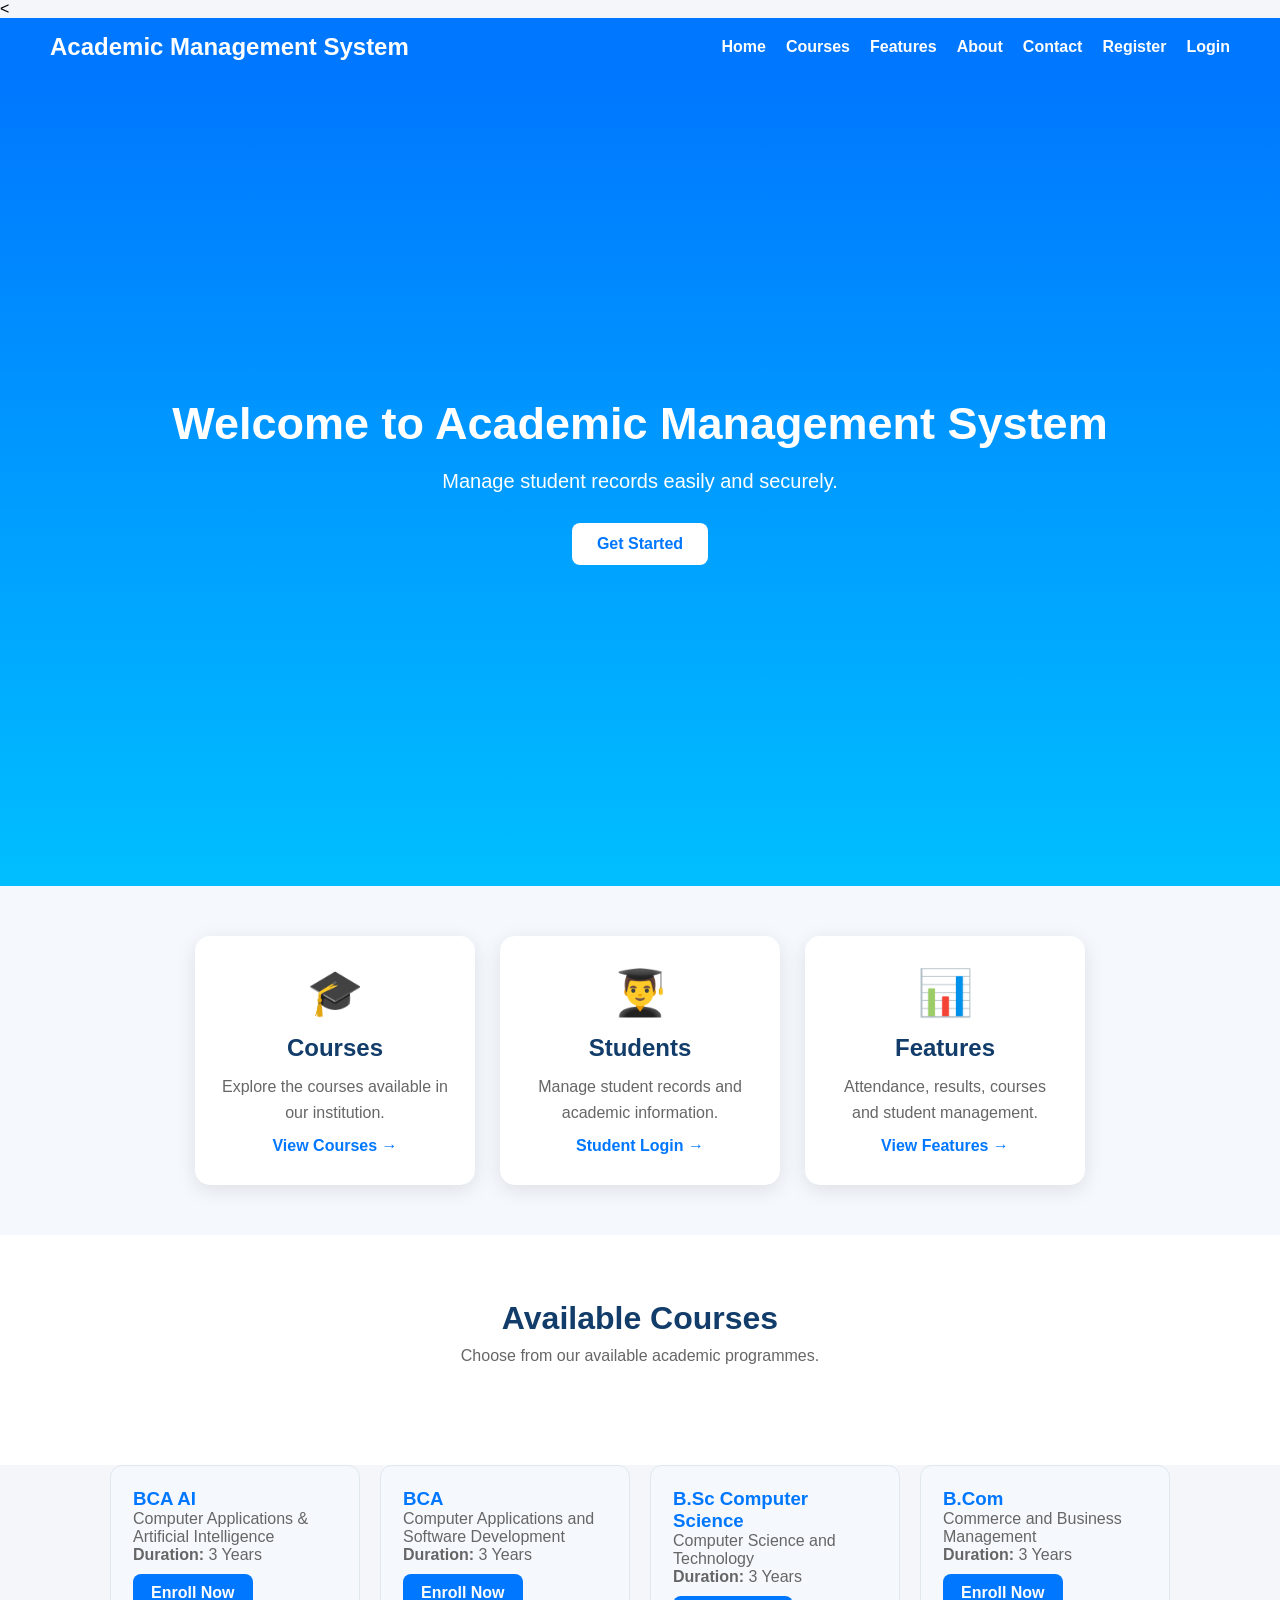
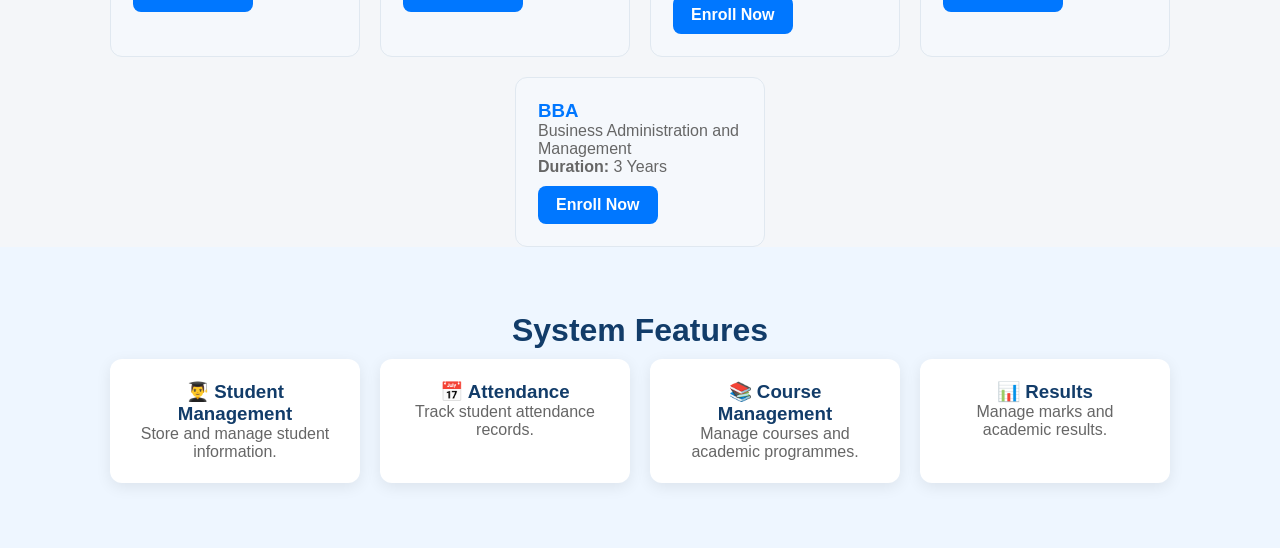
<file: index.html>
<<!DOCTYPE html>
<html>
<head>
    <title>Student Management System</title>
    <link rel="stylesheet" href="style.css">
</head>
<body>

<nav>
    <h2>Academic Management System</h2>
    <ul>
        <li><a href="index.html">Home</a></li>
        <li><a href="#courses">Courses</a></li>
        <li><a href="#features">Features</a></li>
        <li><a href="#about">About</a></li>
        <li><a href="#contact">Contact</a></li>
        <li><a href="register.html">Register</a></li>
        <li><a href="login.html">Login</a></li>
    </ul>
</nav>

<section class="hero">
    <h1>Welcome to Academic Management System</h1>
    <p>Manage student records easily and securely.</p>

    <a href="register.html" class="btn">Get Started</a>
</section>
<!-- INFORMATION CARDS -->

<section class="info-section">

    <div class="info-card">
        <div class="icon">🎓</div>
        <h2>Courses</h2>
        <p>Explore the courses available in our institution.</p>
        <a href="#courses">View Courses →</a>
    </div>

    <div class="info-card">
        <div class="icon">👨‍🎓</div>
        <h2>Students</h2>
        <p>Manage student records and academic information.</p>
        <a href="login.html">Student Login →</a>
    </div>

    <div class="info-card">
        <div class="icon">📊</div>
        <h2>Features</h2>
        <p>Attendance, results, courses and student management.</p>
        <a href="#features">View Features →</a>
    </div>

</section>


<!-- COURSES DETAILS -->

<section id="courses" class="details-section">

    <h2>Available Courses</h2>
    <p>Choose from our available academic programmes.</p>
    </section>


    <div class="course-list">

        <div>
            <h3>BCA AI</h3>
            <p>Computer Applications & Artificial Intelligence</p>
            <p><strong>Duration:</strong> 3 Years</p>
            <a href="register.html" class="enroll-btn">Enroll Now</a>
        </div>

        <div>
            <h3>BCA</h3>
            <p>Computer Applications and Software Development</p>
            <p><strong>Duration:</strong> 3 Years</p>
    <a href="register.html" class="enroll-btn">Enroll Now</a>
        </div>

        <div>
            <h3>B.Sc Computer Science</h3>
            <p>Computer Science and Technology</p>
            <p><strong>Duration:</strong> 3 Years</p>
    <a href="register.html" class="enroll-btn">Enroll Now</a>
        </div>

        <div>
            <h3>B.Com</h3>
            <p>Commerce and Business Management</p>
            <p><strong>Duration:</strong> 3 Years</p>
    <a href="register.html" class="enroll-btn">Enroll Now</a>
        </div>

        <div>
            <h3>BBA</h3>
            <p>Business Administration and Management</p>
            <p><strong>Duration:</strong> 3 Years</p>
    <a href="register.html" class="enroll-btn">Enroll Now</a>
        </div>

    </div>

</section>


<!-- FEATURES DETAILS -->

<section id="features" class="details-section features-bg">

    <h2>System Features</h2>

    <div class="feature-list">

        <div>
            <h3>👨‍🎓 Student Management</h3>
            <p>Store and manage student information.</p>
        </div>

        <div>
            <h3>📅 Attendance</h3>
            <p>Track student attendance records.</p>
        </div>

        <div>
            <h3>📚 Course Management</h3>
            <p>Manage courses and academic programmes.</p>
        </div>

        <div>
            <h3>📊 Results</h3>
            <p>Manage marks and academic results.</p>
        </div>

    </div>

</section>

</body>
</html>
</file>
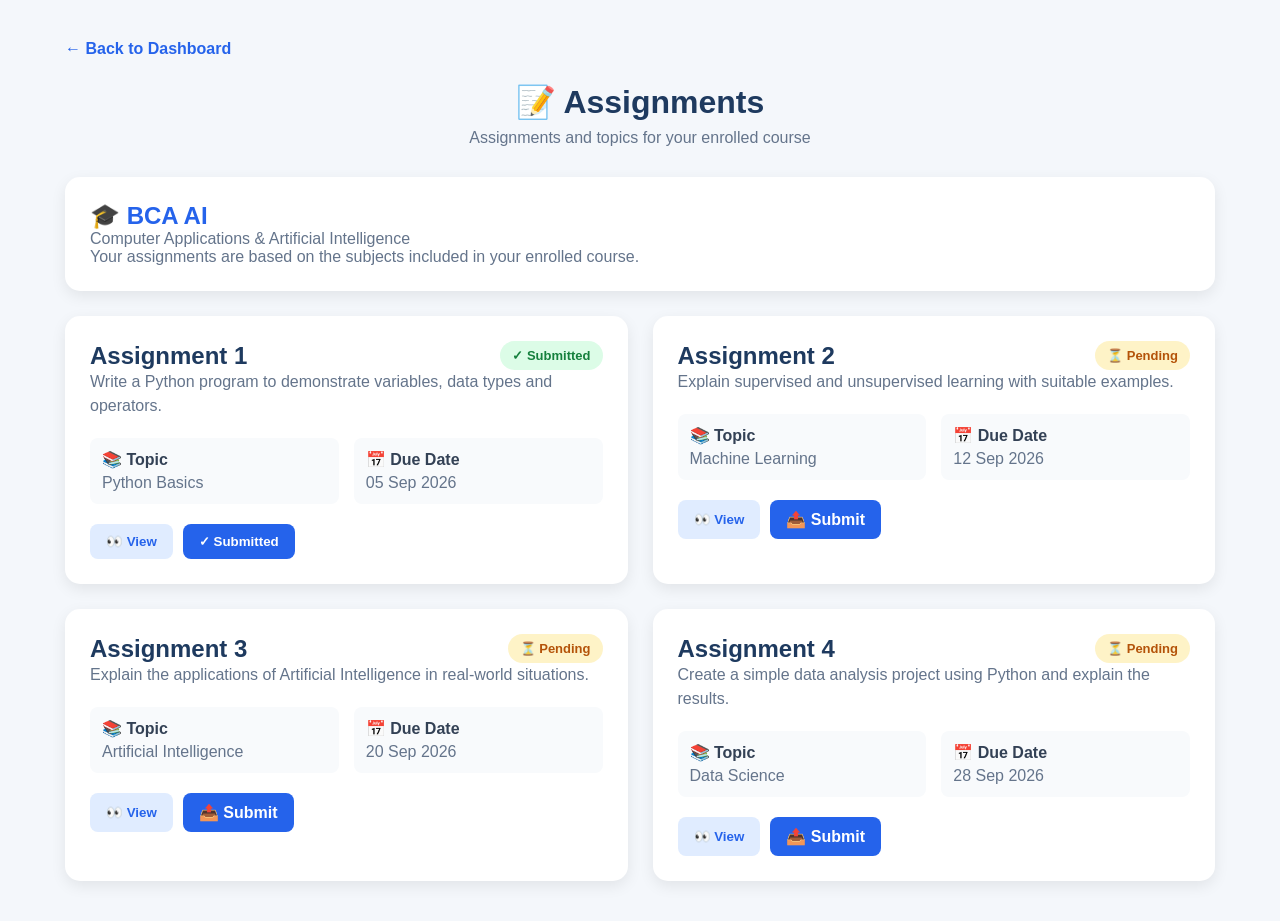
<file: assignment.html>
<!DOCTYPE html>
<html lang="en">

<head>
    <meta charset="UTF-8">
    <meta name="viewport" content="width=device-width, initial-scale=1.0">

    <title>Assignments - Academic Management System</title>

    <link rel="stylesheet" href="style.css">

    <style>
        body {
            margin: 0;
            font-family: Arial, sans-serif;
            background: #f4f7fb;
        }

        .assignments-container {
            width: 90%;
            max-width: 1150px;
            margin: 40px auto;
        }

        .back-btn {
            display: inline-block;
            margin-bottom: 25px;
            color: #2563eb;
            text-decoration: none;
            font-weight: bold;
        }

        .page-title {
            text-align: center;
            margin-bottom: 30px;
        }

        .page-title h1 {
            color: #1e3a5f;
            margin-bottom: 8px;
        }

        .page-title p {
            color: #64748b;
        }

        /* COURSE BANNER */

        .course-banner {
            background: white;
            padding: 25px;
            border-radius: 15px;
            box-shadow: 0 5px 15px rgba(0,0,0,0.08);
            margin-bottom: 25px;
        }

        .course-banner h2 {
            color: #2563eb;
            margin-top: 0;
        }

        .course-banner p {
            color: #64748b;
        }

        /* ASSIGNMENT CARDS */

        .assignment-list {
            display: grid;
            grid-template-columns: repeat(2, 1fr);
            gap: 25px;
        }

        .assignment-card {
            background: white;
            padding: 25px;
            border-radius: 15px;
            box-shadow: 0 5px 15px rgba(0,0,0,0.08);
        }

        .assignment-top {
            display: flex;
            justify-content: space-between;
            align-items: center;
            gap: 15px;
        }

        .assignment-top h2 {
            color: #1e3a5f;
            margin: 0;
        }

        .status {
            padding: 7px 12px;
            border-radius: 20px;
            font-size: 13px;
            font-weight: bold;
            white-space: nowrap;
        }

        .submitted {
            background: #dcfce7;
            color: #15803d;
        }

        .pending {
            background: #fef3c7;
            color: #b45309;
        }

        .assignment-card p {
            color: #64748b;
            line-height: 1.5;
        }

        .assignment-info {
            display: grid;
            grid-template-columns: 1fr 1fr;
            gap: 15px;
            margin: 20px 0;
        }

        .info {
            background: #f8fafc;
            padding: 12px;
            border-radius: 8px;
        }

        .info strong {
            display: block;
            color: #334155;
            margin-bottom: 5px;
        }

        .info span {
            color: #64748b;
        }

        /* BUTTONS */

        .assignment-buttons {
            display: flex;
            gap: 10px;
        }

        .view-btn,
        .submit-btn {
            padding: 10px 16px;
            border-radius: 8px;
            text-decoration: none;
            font-weight: bold;
            border: none;
            cursor: pointer;
        }

        .view-btn {
            background: #e0ecff;
            color: #2563eb;
        }

        .submit-btn {
            background: #2563eb;
            color: white;
        }

        .submit-btn:hover {
            background: #1d4ed8;
        }

        /* MOBILE */

        @media (max-width: 768px) {

            .assignment-list {
                grid-template-columns: 1fr;
            }

            .assignment-top {
                flex-direction: column;
                align-items: flex-start;
            }

            .assignment-info {
                grid-template-columns: 1fr;
            }

            .assignment-buttons {
                flex-direction: column;
            }
        }
    </style>

</head>

<body>

    <div class="assignments-container">

        <!-- BACK BUTTON -->

        <a href="dashboard.html" class="back-btn">
            ← Back to Dashboard
        </a>


        <!-- TITLE -->

        <div class="page-title">

            <h1>📝 Assignments</h1>

            <p>
                Assignments and topics for your enrolled course
            </p>

        </div>


        <!-- COURSE -->

        <div class="course-banner">

            <h2>🎓 BCA AI</h2>

            <p>
                Computer Applications & Artificial Intelligence
            </p>

            <p>
                Your assignments are based on the subjects
                included in your enrolled course.
            </p>

        </div>


        <!-- ASSIGNMENT LIST -->

        <div class="assignment-list">


            <!-- ASSIGNMENT 1 -->

            <div class="assignment-card">

                <div class="assignment-top">

                    <h2>Assignment 1</h2>

                    <span class="status submitted">
                        ✓ Submitted
                    </span>

                </div>

                <p>
                    Write a Python program to demonstrate
                    variables, data types and operators.
                </p>

                <div class="assignment-info">

                    <div class="info">
                        <strong>📚 Topic</strong>
                        <span>Python Basics</span>
                    </div>

                    <div class="info">
                        <strong>📅 Due Date</strong>
                        <span>05 Sep 2026</span>
                    </div>

                </div>

                <div class="assignment-buttons">

                    <button class="view-btn"
                        onclick="viewAssignment('Python Basics')">
                        👀 View
                    </button>

                    <button class="submit-btn"
                        onclick="showMessage('Assignment 1')">
                        ✓ Submitted
                    </button>

                </div>

            </div>


            <!-- ASSIGNMENT 2 -->

            <div class="assignment-card">

                <div class="assignment-top">

                    <h2>Assignment 2</h2>

                    <span class="status pending">
                        ⏳ Pending
                    </span>

                </div>

                <p>
                    Explain supervised and unsupervised learning
                    with suitable examples.
                </p>

                <div class="assignment-info">

                    <div class="info">
                        <strong>📚 Topic</strong>
                        <span>Machine Learning</span>
                    </div>

                    <div class="info">
                        <strong>📅 Due Date</strong>
                        <span>12 Sep 2026</span>
                    </div>

                </div>

                <div class="assignment-buttons">

                    <button class="view-btn"
                        onclick="viewAssignment('Machine Learning')">
                        👀 View
                    </button>

                    <a href="submit-assignment.html" class="submit-btn">
    📤 Submit
</a>

                </div>

            </div>


            <!-- ASSIGNMENT 3 -->

            <div class="assignment-card">

                <div class="assignment-top">

                    <h2>Assignment 3</h2>

                    <span class="status pending">
                        ⏳ Pending
                    </span>

                </div>

                <p>
                    Explain the applications of Artificial
                    Intelligence in real-world situations.
                </p>

                <div class="assignment-info">

                    <div class="info">
                        <strong>📚 Topic</strong>
                        <span>Artificial Intelligence</span>
                    </div>

                    <div class="info">
                        <strong>📅 Due Date</strong>
                        <span>20 Sep 2026</span>
                    </div>

                </div>

                <div class="assignment-buttons">

                    <button class="view-btn"
                        onclick="viewAssignment('Artificial Intelligence')">
                        👀 View
                    </button>

                    <a href="submit-assignment.html" class="submit-btn">
    📤 Submit
</a>

                </div>

            </div>


            <!-- ASSIGNMENT 4 -->

            <div class="assignment-card">

                <div class="assignment-top">

                    <h2>Assignment 4</h2>

                    <span class="status pending">
                        ⏳ Pending
                    </span>

                </div>

                <p>
                    Create a simple data analysis project using
                    Python and explain the results.
                </p>

                <div class="assignment-info">

                    <div class="info">
                        <strong>📚 Topic</strong>
                        <span>Data Science</span>
                    </div>

                    <div class="info">
                        <strong>📅 Due Date</strong>
                        <span>28 Sep 2026</span>
                    </div>

                </div>

                <div class="assignment-buttons">

                    <button class="view-btn"
                        onclick="viewAssignment('Data Science')">
                        👀 View
                    </button>
<a href="submit-assignment.html" class="submit-btn">
    📤 Submit
</a>

                </div>

            </div>


        </div>

    </div>


    <!-- JAVASCRIPT -->

    <script>

        function viewAssignment(topic) {

            alert(
                "Assignment Topic: " + topic +
                "\n\nYou can view the assignment details here."
            );

        }


        function submitAssignment(assignment) {

            alert(
                assignment +
                " submission page will open here."
            );

        }


        function showMessage(assignment) {

            alert(
                assignment +
                " has already been submitted."
            );

        }

    </script>

</body>

</html>
</file>
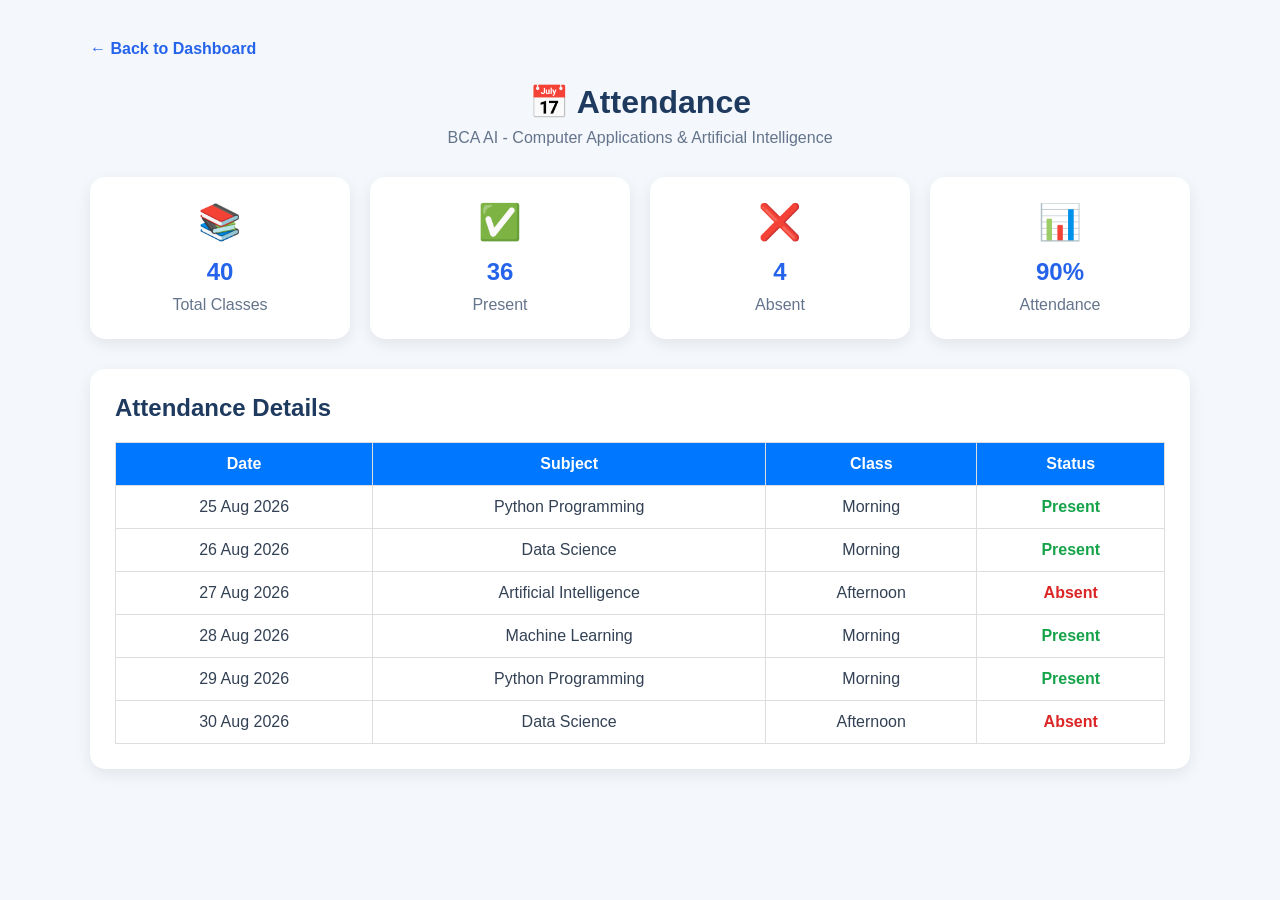
<file: attendance.html>
<!DOCTYPE html>
<html lang="en">

<head>
    <meta charset="UTF-8">
    <meta name="viewport" content="width=device-width, initial-scale=1.0">

    <title>Attendance - Academic Management System</title>

    <link rel="stylesheet" href="style.css">

    <style>
        body {
            margin: 0;
            font-family: Arial, sans-serif;
            background: #f4f7fb;
        }

        .attendance-container {
            width: 90%;
            max-width: 1100px;
            margin: 40px auto;
        }

        .back-btn {
            display: inline-block;
            margin-bottom: 25px;
            color: #2563eb;
            text-decoration: none;
            font-weight: bold;
        }

        .page-title {
            text-align: center;
            margin-bottom: 30px;
        }

        .page-title h1 {
            color: #1e3a5f;
            margin-bottom: 8px;
        }

        .page-title p {
            color: #64748b;
        }

        /* SUMMARY CARDS */

        .attendance-summary {
            display: grid;
            grid-template-columns: repeat(4, 1fr);
            gap: 20px;
            margin-bottom: 30px;
        }

        .summary-card {
            background: white;
            padding: 25px;
            text-align: center;
            border-radius: 15px;
            box-shadow: 0 5px 15px rgba(0,0,0,0.08);
        }

        .summary-card .icon {
            font-size: 35px;
        }

        .summary-card h2 {
            margin: 10px 0;
            color: #2563eb;
        }

        .summary-card p {
            margin: 0;
            color: #64748b;
        }

        /* ATTENDANCE TABLE */

        .attendance-table-container {
            background: white;
            padding: 25px;
            border-radius: 15px;
            box-shadow: 0 5px 15px rgba(0,0,0,0.08);
        }

        .attendance-table-container h2 {
            color: #1e3a5f;
        }

        table {
            width: 100%;
            border-collapse: collapse;
            margin-top: 20px;
        }

        th {
            background: #2563eb;
            color: white;
            padding: 14px;
            text-align: left;
        }

        td {
            padding: 14px;
            border-bottom: 1px solid #e2e8f0;
            color: #334155;
        }

        .present {
            color: #16a34a;
            font-weight: bold;
        }

        .absent {
            color: #dc2626;
            font-weight: bold;
        }

        .percentage {
            color: #2563eb;
            font-weight: bold;
        }

        /* MOBILE */

        @media (max-width: 768px) {

            .attendance-summary {
                grid-template-columns: repeat(2, 1fr);
            }

            .attendance-table-container {
                overflow-x: auto;
            }

            table {
                min-width: 650px;
            }
        }
    </style>

</head>

<body>

    <div class="attendance-container">

        <!-- BACK BUTTON -->

        <a href="dashboard.html" class="back-btn">
            ← Back to Dashboard
        </a>


        <!-- PAGE TITLE -->

        <div class="page-title">

            <h1>📅 Attendance</h1>

            <p>
                BCA AI - Computer Applications & Artificial Intelligence
            </p>

        </div>


        <!-- SUMMARY -->

        <div class="attendance-summary">

            <div class="summary-card">

                <div class="icon">📚</div>

                <h2>40</h2>

                <p>Total Classes</p>

            </div>


            <div class="summary-card">

                <div class="icon">✅</div>

                <h2>36</h2>

                <p>Present</p>

            </div>


            <div class="summary-card">

                <div class="icon">❌</div>

                <h2>4</h2>

                <p>Absent</p>

            </div>


            <div class="summary-card">

                <div class="icon">📊</div>

                <h2>90%</h2>

                <p>Attendance</p>

            </div>

        </div>


        <!-- ATTENDANCE DETAILS -->

        <div class="attendance-table-container">

            <h2>Attendance Details</h2>

            <table>

                <thead>

                    <tr>
                        <th>Date</th>
                        <th>Subject</th>
                        <th>Class</th>
                        <th>Status</th>
                    </tr>

                </thead>

                <tbody>

                    <tr>
                        <td>25 Aug 2026</td>
                        <td>Python Programming</td>
                        <td>Morning</td>
                        <td class="present">Present</td>
                    </tr>

                    <tr>
                        <td>26 Aug 2026</td>
                        <td>Data Science</td>
                        <td>Morning</td>
                        <td class="present">Present</td>
                    </tr>

                    <tr>
                        <td>27 Aug 2026</td>
                        <td>Artificial Intelligence</td>
                        <td>Afternoon</td>
                        <td class="absent">Absent</td>
                    </tr>

                    <tr>
                        <td>28 Aug 2026</td>
                        <td>Machine Learning</td>
                        <td>Morning</td>
                        <td class="present">Present</td>
                    </tr>

                    <tr>
                        <td>29 Aug 2026</td>
                        <td>Python Programming</td>
                        <td>Morning</td>
                        <td class="present">Present</td>
                    </tr>

                    <tr>
                        <td>30 Aug 2026</td>
                        <td>Data Science</td>
                        <td>Afternoon</td>
                        <td class="absent">Absent</td>
                    </tr>

                </tbody>

            </table>

        </div>

    </div>

</body>

</html>
</file>
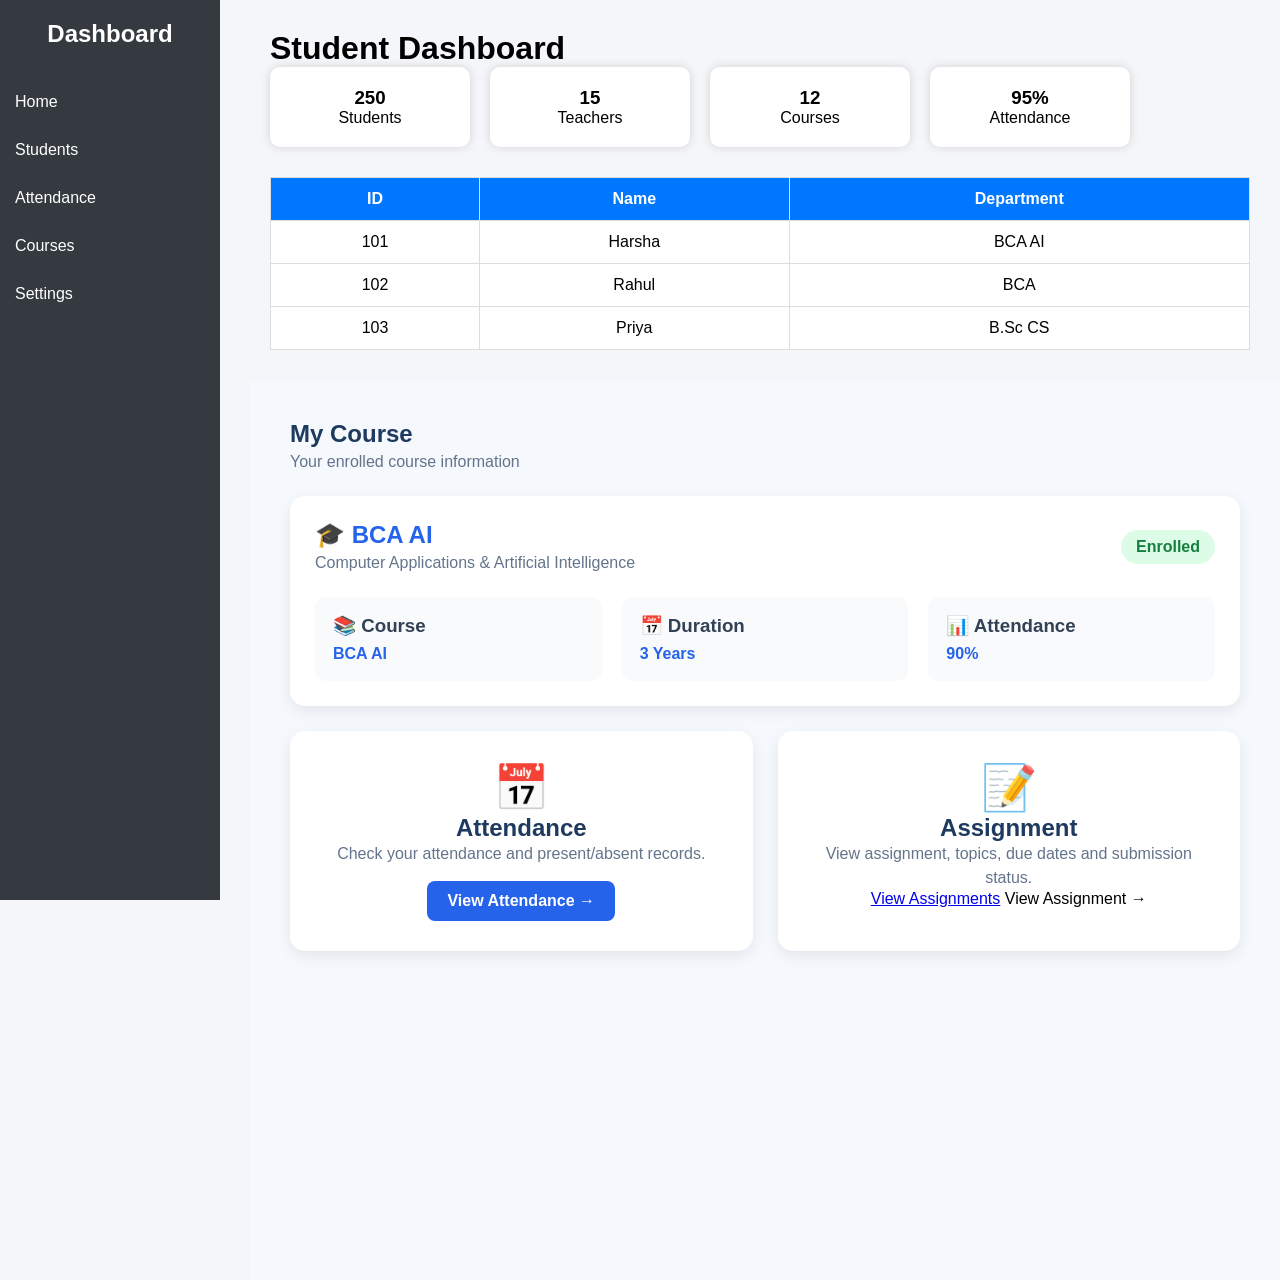
<file: dashboard.html>
<!DOCTYPE html>
<html>
<head>

<title>Dashboard</title>

<link rel="stylesheet" href="style.css">

</head>

<body>

<div class="sidebar">

<h2>Dashboard</h2>

<a href="#">Home</a>

<a href="#">Students</a>

<a href="#">Attendance</a>

<a href="courses.html">Courses</a>

<a href="#">Settings</a>

</div>

<div class="main">

<h1>Student Dashboard</h1>

<div class="cards">

<div class="card">
<h3>250</h3>
<p>Students</p>
</div>

<div class="card">
<h3>15</h3>
<p>Teachers</p>
</div>

<div class="card">
<h3>12</h3>
<p>Courses</p>
</div>

<div class="card">
<h3>95%</h3>
<p>Attendance</p>
</div>

</div>

<table>

<tr>
<th>ID</th>
<th>Name</th>
<th>Department</th>
</tr>

<tr>
<td>101</td>
<td>Harsha</td>
<td>BCA AI</td>
</tr>

<tr>
<td>102</td>
<td>Rahul</td>
<td>BCA</td>
</tr>

<tr>
<td>103</td>
<td>Priya</td>
<td>B.Sc CS</td>
</tr>

</table>

</div>
<!-- MY COURSE SECTION -->
<section class="student-course">

    <h1>My Course</h1>
    <p class="course-subtitle">Your enrolled course information</p>

    <div class="course-card">

        <div class="course-header">
            <div>
                <h2>🎓 BCA AI</h2>
                <p>Computer Applications & Artificial Intelligence</p>
            </div>

            <span class="course-status">Enrolled</span>
        </div>

        <div class="course-info">

            <div class="info-box">
                <h3>📚 Course</h3>
                <p>BCA AI</p>
            </div>

            <div class="info-box">
                <h3>📅 Duration</h3>
                <p>3 Years</p>
            </div>

            <div class="info-box">
                <h3>📊 Attendance</h3>
                <p>90%</p>
            </div>

        </div>

    </div>


    <!-- ATTENDANCE AND ASSIGNMENT -->
    <div class="dashboard-actions">

        <div class="action-card">

            <div class="action-icon">📅</div>

            <h2>Attendance</h2>

            <p>
                Check your attendance and
                present/absent records.
            </p>

            <a href="attendance.html" class="action-btn">
                View Attendance →
            </a>

        </div>


        <div class="action-card">

            <div class="action-icon">📝</div>

            <h2>Assignment</h2>

            <p>
                View assignment, topics,
                due dates and submission status.
            </p>

            <a href="assignment.html">View Assignments</a>
                View Assignment →
            </a>

        </div>

    </div>

</section>
</body>

</html>
</file>
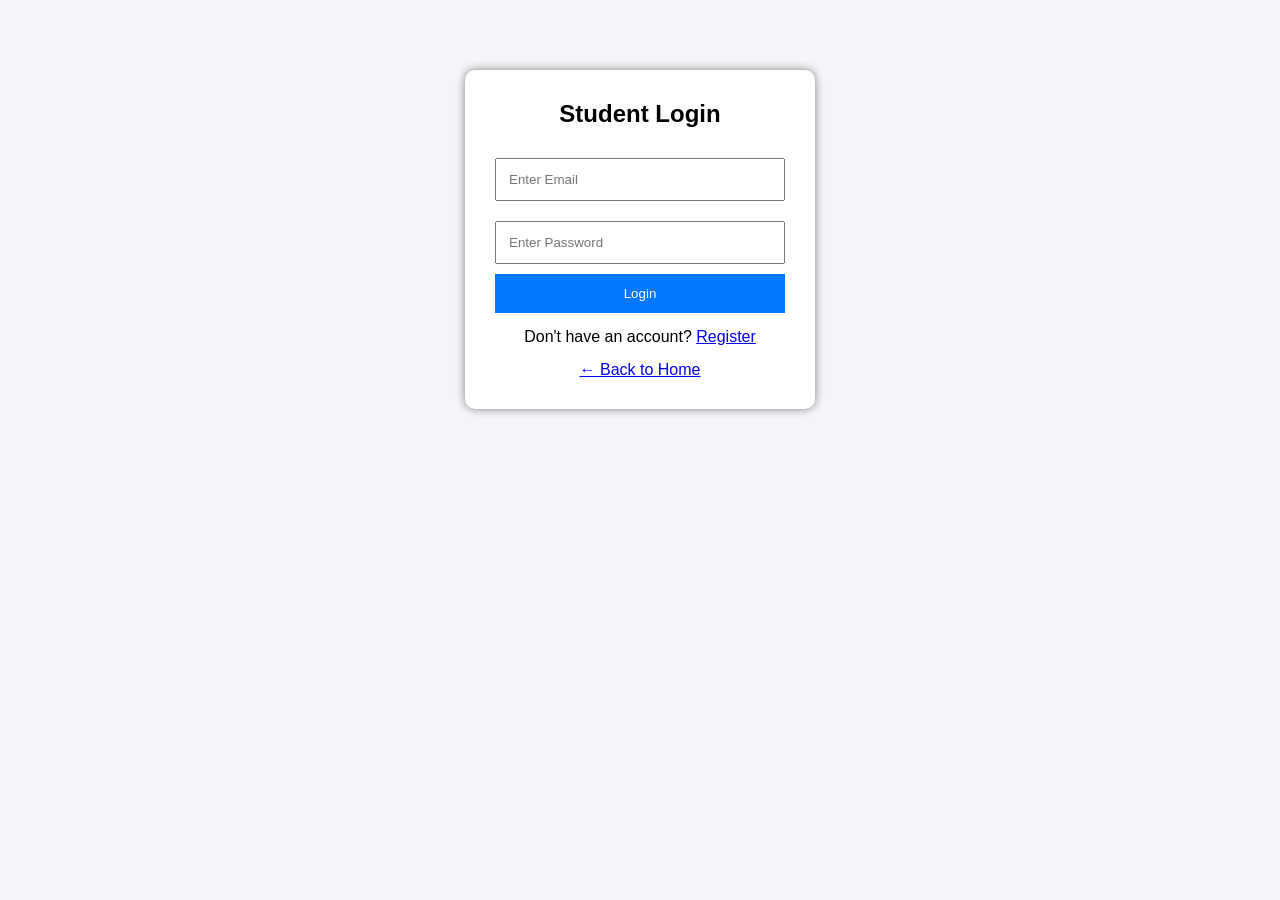
<file: login.html>
<!DOCTYPE html>
<html lang="en">
<head>
    <meta charset="UTF-8">
    <meta name="viewport" content="width=device-width, initial-scale=1.0">
    <title>Student Login</title>
    <link rel="stylesheet" href="style.css">
</head>
<body>

    <div class="form-box">

        <h2>Student Login</h2>

        <form action="dashboard" method="get">

            <input type="email" placeholder="Enter Email" required>

            <input type="password" placeholder="Enter Password" required>

            <button type="button" onclick="loginUser()">Login</button>
            

        </form>

        <p>Don't have an account?
            <a href="register.html">Register</a>
        </p>

        <p>
            <a href="index.html">← Back to Home</a>
        </p>

    </div>
    <script>
function loginUser() {
    alert("Registered Successfully!");

    
    window.location.href = "dashboard.html";
}
</script>

</body>
</html>
</file>
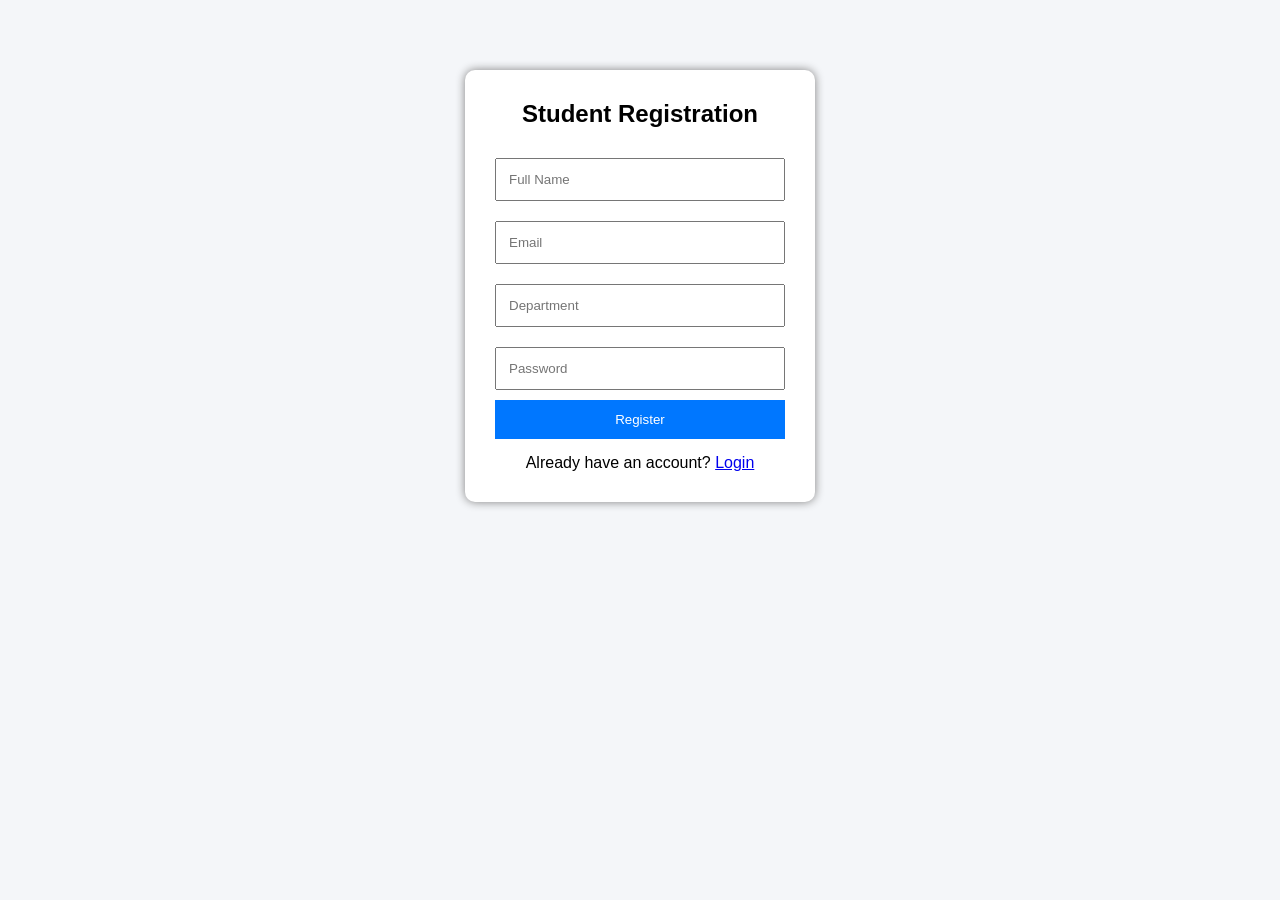
<file: register.html>
<!DOCTYPE html>
<html>
<head>
<title>Register</title>
<link rel="stylesheet" href="style.css">
</head>
<body>

<div class="form-box">

<h2>Student Registration</h2>

<form>

<input type="text" placeholder="Full Name">

<input type="email" placeholder="Email">

<input type="text" placeholder="Department">

<input type="password" placeholder="Password">

<button>Register</button>

</form>

<p>Already have an account?
<a href="login.html">Login</a></p>

</div>

</body>
</html>
</file>
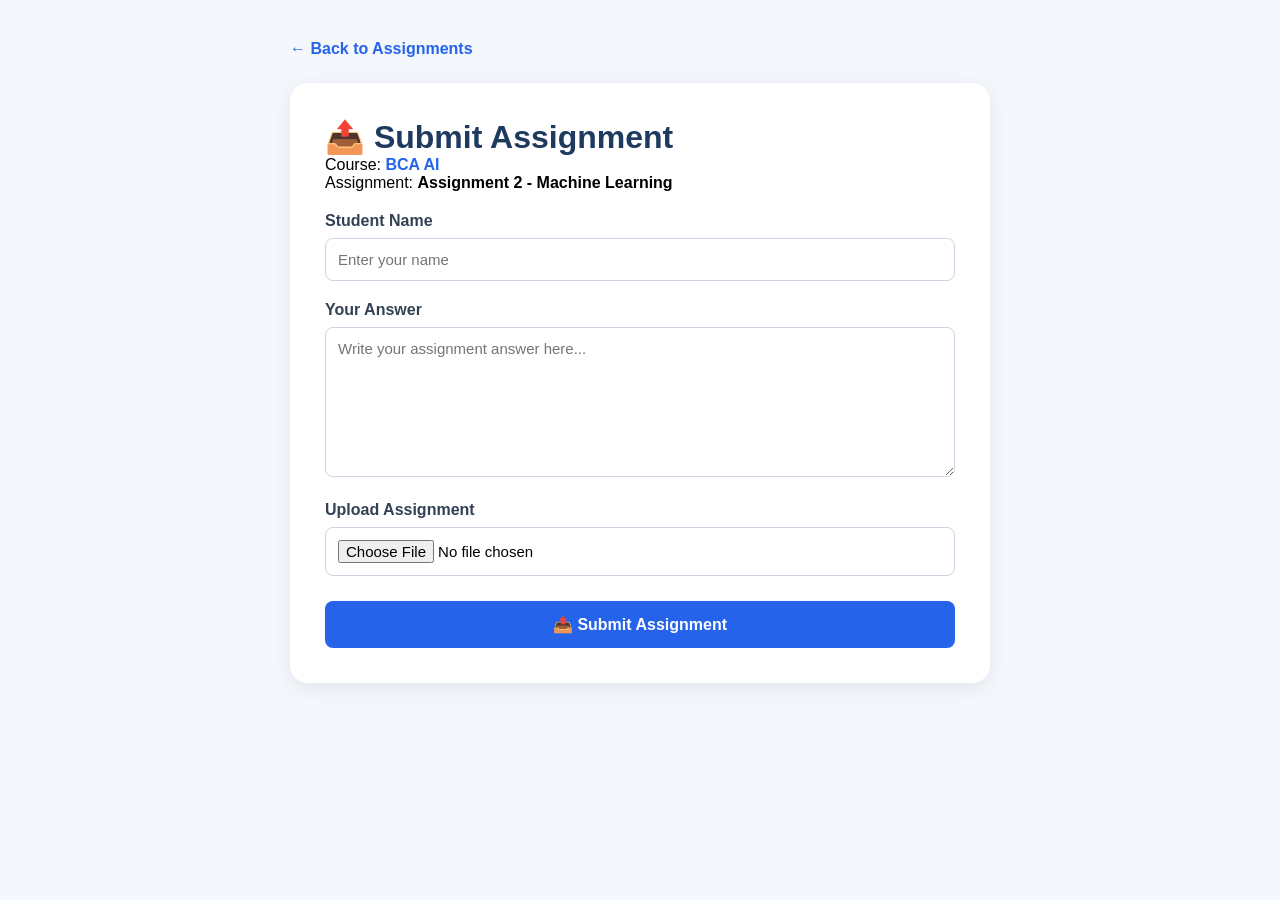
<file: submit-assignment.html>
<!DOCTYPE html>
<html lang="en">

<head>
    <meta charset="UTF-8">
    <meta name="viewport" content="width=device-width, initial-scale=1.0">

    <title>Submit Assignment</title>

    <link rel="stylesheet" href="style.css">

    <style>
        body {
            margin: 0;
            font-family: Arial, sans-serif;
            background: #f4f7fb;
        }

        .submit-container {
            width: 90%;
            max-width: 700px;
            margin: 40px auto;
        }

        .back-btn {
            color: #2563eb;
            text-decoration: none;
            font-weight: bold;
        }

        .submit-card {
            background: white;
            padding: 35px;
            margin-top: 25px;
            border-radius: 18px;
            box-shadow: 0 5px 20px rgba(0,0,0,0.08);
        }

        .submit-card h1 {
            color: #1e3a5f;
            margin-top: 0;
        }

        .course-name {
            color: #2563eb;
            font-weight: bold;
        }

        label {
            display: block;
            margin-top: 20px;
            margin-bottom: 8px;
            font-weight: bold;
            color: #334155;
        }

        input,
        textarea {
            width: 100%;
            padding: 12px;
            border: 1px solid #cbd5e1;
            border-radius: 8px;
            box-sizing: border-box;
            font-size: 15px;
        }

        textarea {
            height: 150px;
            resize: vertical;
        }

        input:focus,
        textarea:focus {
            outline: none;
            border-color: #2563eb;
        }

        .submit-button {
            width: 100%;
            margin-top: 25px;
            padding: 14px;
            background: #2563eb;
            color: white;
            border: none;
            border-radius: 8px;
            font-size: 16px;
            font-weight: bold;
            cursor: pointer;
        }

        .submit-button:hover {
            background: #1d4ed8;
        }

        .success-message {
            display: none;
            margin-top: 20px;
            padding: 15px;
            background: #dcfce7;
            color: #15803d;
            border-radius: 8px;
            font-weight: bold;
        }
    </style>

</head>

<body>

    <div class="submit-container">

        <a href="assignments.html" class="back-btn">
            ← Back to Assignments
        </a>

        <div class="submit-card">

            <h1>📤 Submit Assignment</h1>

            <p>
                Course:
                <span class="course-name">BCA AI</span>
            </p>

            <p>
                Assignment:
                <strong id="assignmentName">
                    Assignment 2 - Machine Learning
                </strong>
            </p>


            <!-- SUBMISSION FORM -->

            <form id="submissionForm">

                <label for="studentName">
                    Student Name
                </label>

                <input
                    type="text"
                    id="studentName"
                    placeholder="Enter your name"
                    required
                >


                <label for="answer">
                    Your Answer
                </label>

                <textarea
                    id="answer"
                    placeholder="Write your assignment answer here..."
                    required
                ></textarea>


                <label for="file">
                    Upload Assignment
                </label>

                <input
                    type="file"
                    id="file"
                    accept=".pdf,.doc,.docx,.txt"
                >


                <button
                    type="submit"
                    class="submit-button"
                >
                    📤 Submit Assignment
                </button>

            </form>


            <!-- SUCCESS MESSAGE -->

            <div
                id="successMessage"
                class="success-message"
            >
                ✅ Assignment submitted successfully!
            </div>

        </div>

    </div>


    <script>

        const form = document.getElementById("submissionForm");

        form.addEventListener("submit", function(event) {

            event.preventDefault();

            const studentName =
                document.getElementById("studentName").value;

            const answer =
                document.getElementById("answer").value;

            const file =
                document.getElementById("file").files[0];


            // Check the form

            if (studentName === "" || answer === "") {

                alert("Please fill all required fields.");

                return;

            }


            // Save submission information

            localStorage.setItem(
                "assignmentStatus",
                "Submitted"
            );

            localStorage.setItem(
                "studentName",
                studentName
            );

            localStorage.setItem(
                "assignmentAnswer",
                answer
            );


            if (file) {

                localStorage.setItem(
                    "assignmentFile",
                    file.name
                );

            }


            // Show success message

            document.getElementById(
                "successMessage"
            ).style.display = "block";


            // Clear form

            form.reset();

        });

    </script>

</body>

</html>
</file>
<file: style.css>
*{
margin:0;
padding:0;
box-sizing:border-box;
font-family:Arial,sans-serif;
}

body{
background:#f4f6f9;
}

/* Navigation */

nav{
display:flex;
justify-content:space-between;
align-items:center;
background:#0077ff;
padding:15px 50px;
}

nav h2{
color:white;
}

nav ul{
display:flex;
list-style:none;
}

nav ul li{
margin-left:20px;
}

nav ul li a{
text-decoration:none;
color:white;
font-weight:bold;
}

.hero{
height:90vh;
display:flex;
flex-direction:column;
justify-content:center;
align-items:center;
text-align:center;
background:linear-gradient(#0077ff,#00bfff);
color:white;
}

.hero h1{
font-size:45px;
margin-bottom:20px;
}

.hero p{
font-size:20px;
margin-bottom:30px;
}

.btn{
background:white;
color:#0077ff;
padding:12px 25px;
text-decoration:none;
border-radius:8px;
font-weight:bold;
}

.form-box{
width:350px;
margin:70px auto;
padding:30px;
background:white;
border-radius:10px;
box-shadow:0 0 10px gray;
}

.form-box h2{
text-align:center;
margin-bottom:20px;
}

.form-box input{
width:100%;
padding:12px;
margin:10px 0;
}

.form-box button{
width:100%;
padding:12px;
background:#0077ff;
color:white;
border:none;
cursor:pointer;
}

.form-box p{
margin-top:15px;
text-align:center;
}

.sidebar{
position:fixed;
width:220px;
height:100%;
background:#343a40;
padding-top:20px;
}

.sidebar h2{
color:white;
text-align:center;
margin-bottom:30px;
}

.sidebar a{
display:block;
padding:15px;
color:white;
text-decoration:none;
}

.sidebar a:hover{
background:#0077ff;
}

.main{
margin-left:240px;
padding:30px;
}

.cards{
display:flex;
gap:20px;
margin-bottom:30px;
}

.card{
background:white;
padding:20px;
width:200px;
text-align:center;
border-radius:10px;
box-shadow:0 0 10px lightgray;
}

table{
width:100%;
border-collapse:collapse;
background:white;
}

table th,table td{
border:1px solid #ddd;
padding:12px;
text-align:center;
}

table th{
background:#0077ff;
color:white;
}
/* INFORMATION CARDS */

.info-section {
    display: flex;
    justify-content: center;
    gap: 25px;
    padding: 50px 8%;
    background: #f5f8fc;
}

.info-card {
    width: 280px;
    background: white;
    padding: 30px 25px;
    text-align: center;
    border-radius: 15px;
    box-shadow: 0 5px 20px rgba(0,0,0,0.10);
    transition: 0.3s;
}

.info-card:hover {
    transform: translateY(-8px);
    box-shadow: 0 10px 25px rgba(0,0,0,0.15);
}

.icon {
    font-size: 45px;
    margin-bottom: 15px;
}

.info-card h2 {
    color: #123c69;
    margin-bottom: 12px;
}

.info-card p {
    color: #666;
    line-height: 1.6;
}

.info-card a {
    display: inline-block;
    margin-top: 12px;
    color: #0077ff;
    text-decoration: none;
    font-weight: bold;
}


/* DETAILS SECTION */

.details-section {
    padding: 65px 8%;
    text-align: center;
    background: white;
}

.details-section h2 {
    font-size: 32px;
    color: #123c69;
    margin-bottom: 10px;
}

.details-section > p {
    color: #666;
    margin-bottom: 35px;
}


/* COURSE LIST */

.course-list {
    display: flex;
    justify-content: center;
    flex-wrap: wrap;
    gap: 20px;
}

.course-list div {
    width: 250px;
    padding: 22px;
    background: #f5f8fc;
    border-radius: 12px;
    border: 1px solid #e0e8f0;
}

.course-list h3 {
    color: #0077ff;
}

.course-list p {
    color: #666;
}


/* FEATURES */

.features-bg {
    background: #eef6ff;
}

.feature-list {
    display: flex;
    justify-content: center;
    flex-wrap: wrap;
    gap: 20px;
}

.feature-list div {
    width: 250px;
    padding: 22px;
    background: white;
    border-radius: 12px;
    box-shadow: 0 4px 15px rgba(0,0,0,0.08);
}

.feature-list h3 {
    color: #123c69;
}

.feature-list p {
    color: #666;
}


/* MOBILE */

@media (max-width: 768px) {

    .info-section {
        flex-direction: column;
        align-items: center;
    }

    .info-card {
        width: 80%;
    }

}
.enroll-btn{
    display:inline-block;
    margin-top:10px;
    padding:10px 18px;
    background:#0077ff;
    color:white;
    text-decoration:none;
    border-radius:8px;
    font-weight:bold;
}

.enroll-btn:hover{
    background:#005dcc;
}
/* MY COURSE SECTION */

.student-course {
    padding: 40px;
    margin-left: 250px;
    background: #f5f8fc;
    min-height: 100vh;
}

.student-course h1 {
    color: #1e3a5f;
    margin-bottom: 5px;
}

.course-subtitle {
    color: #64748b;
    margin-bottom: 25px;
}


/* COURSE CARD */

.course-card {
    background: white;
    padding: 25px;
    border-radius: 15px;
    box-shadow: 0 5px 15px rgba(0,0,0,0.08);
    margin-bottom: 25px;
}

.course-header {
    display: flex;
    justify-content: space-between;
    align-items: center;
}

.course-header h2 {
    color: #2563eb;
    margin-bottom: 5px;
}

.course-header p {
    color: #64748b;
}

.course-status {
    background: #dcfce7;
    color: #15803d;
    padding: 8px 15px;
    border-radius: 20px;
    font-weight: bold;
}


/* COURSE INFORMATION */

.course-info {
    display: grid;
    grid-template-columns: repeat(3, 1fr);
    gap: 20px;
    margin-top: 25px;
}

.info-box {
    background: #f8fafc;
    padding: 18px;
    border-radius: 10px;
}

.info-box h3 {
    margin: 0 0 8px;
    color: #334155;
}

.info-box p {
    margin: 0;
    color: #2563eb;
    font-weight: bold;
}


/* ACTION CARDS */

.dashboard-actions {
    display: grid;
    grid-template-columns: repeat(2, 1fr);
    gap: 25px;
}

.action-card {
    background: white;
    padding: 30px;
    text-align: center;
    border-radius: 15px;
    box-shadow: 0 5px 15px rgba(0,0,0,0.08);
}

.action-icon {
    font-size: 45px;
}

.action-card h2 {
    color: #1e3a5f;
}

.action-card p {
    color: #64748b;
    line-height: 1.5;
}

.action-btn {
    display: inline-block;
    margin-top: 15px;
    padding: 11px 20px;
    background: #2563eb;
    color: white;
    text-decoration: none;
    border-radius: 8px;
    font-weight: bold;
}

.action-btn:hover {
    background: #1d4ed8;
}


/* MOBILE */

@media (max-width: 768px) {

    .student-course {
        margin-left: 0;
        padding: 20px;
    }

    .course-info {
        grid-template-columns: 1fr;
    }

    .dashboard-actions {
        grid-template-columns: 1fr;
    }
}
</file>
